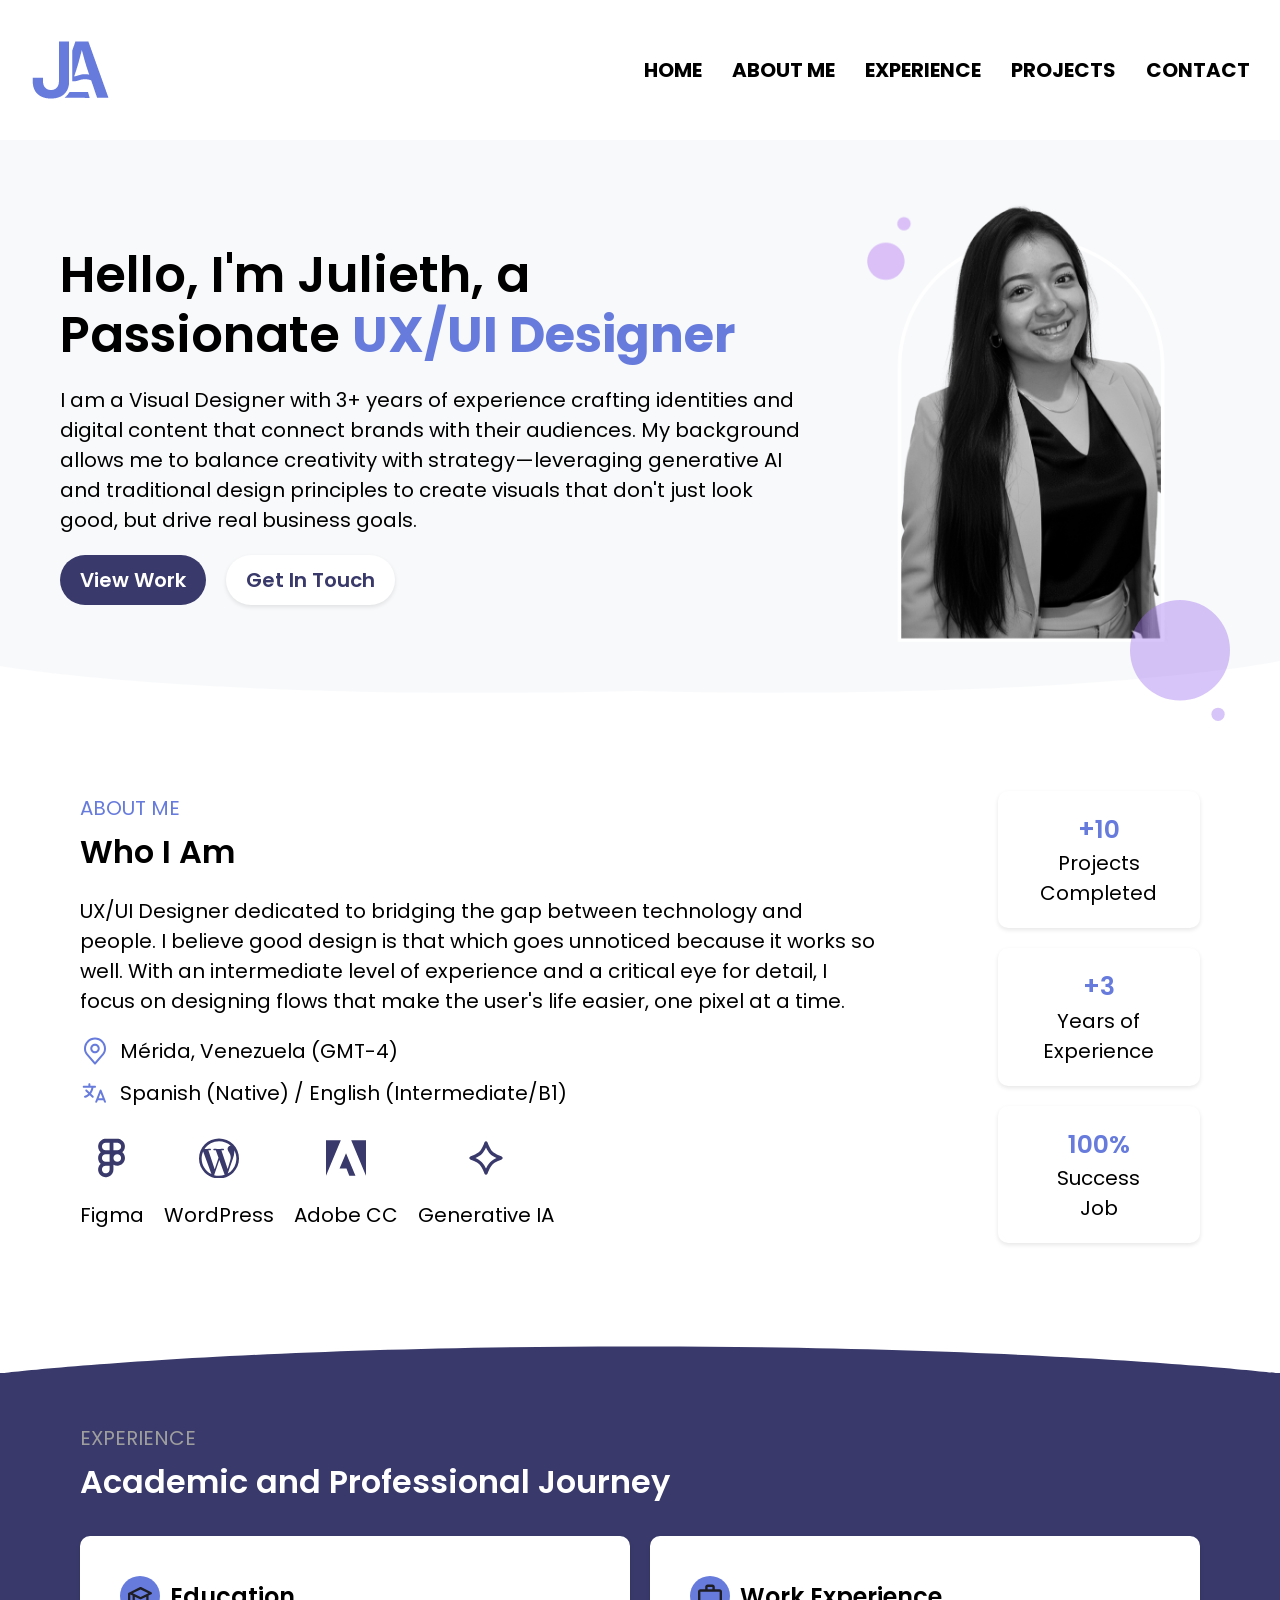
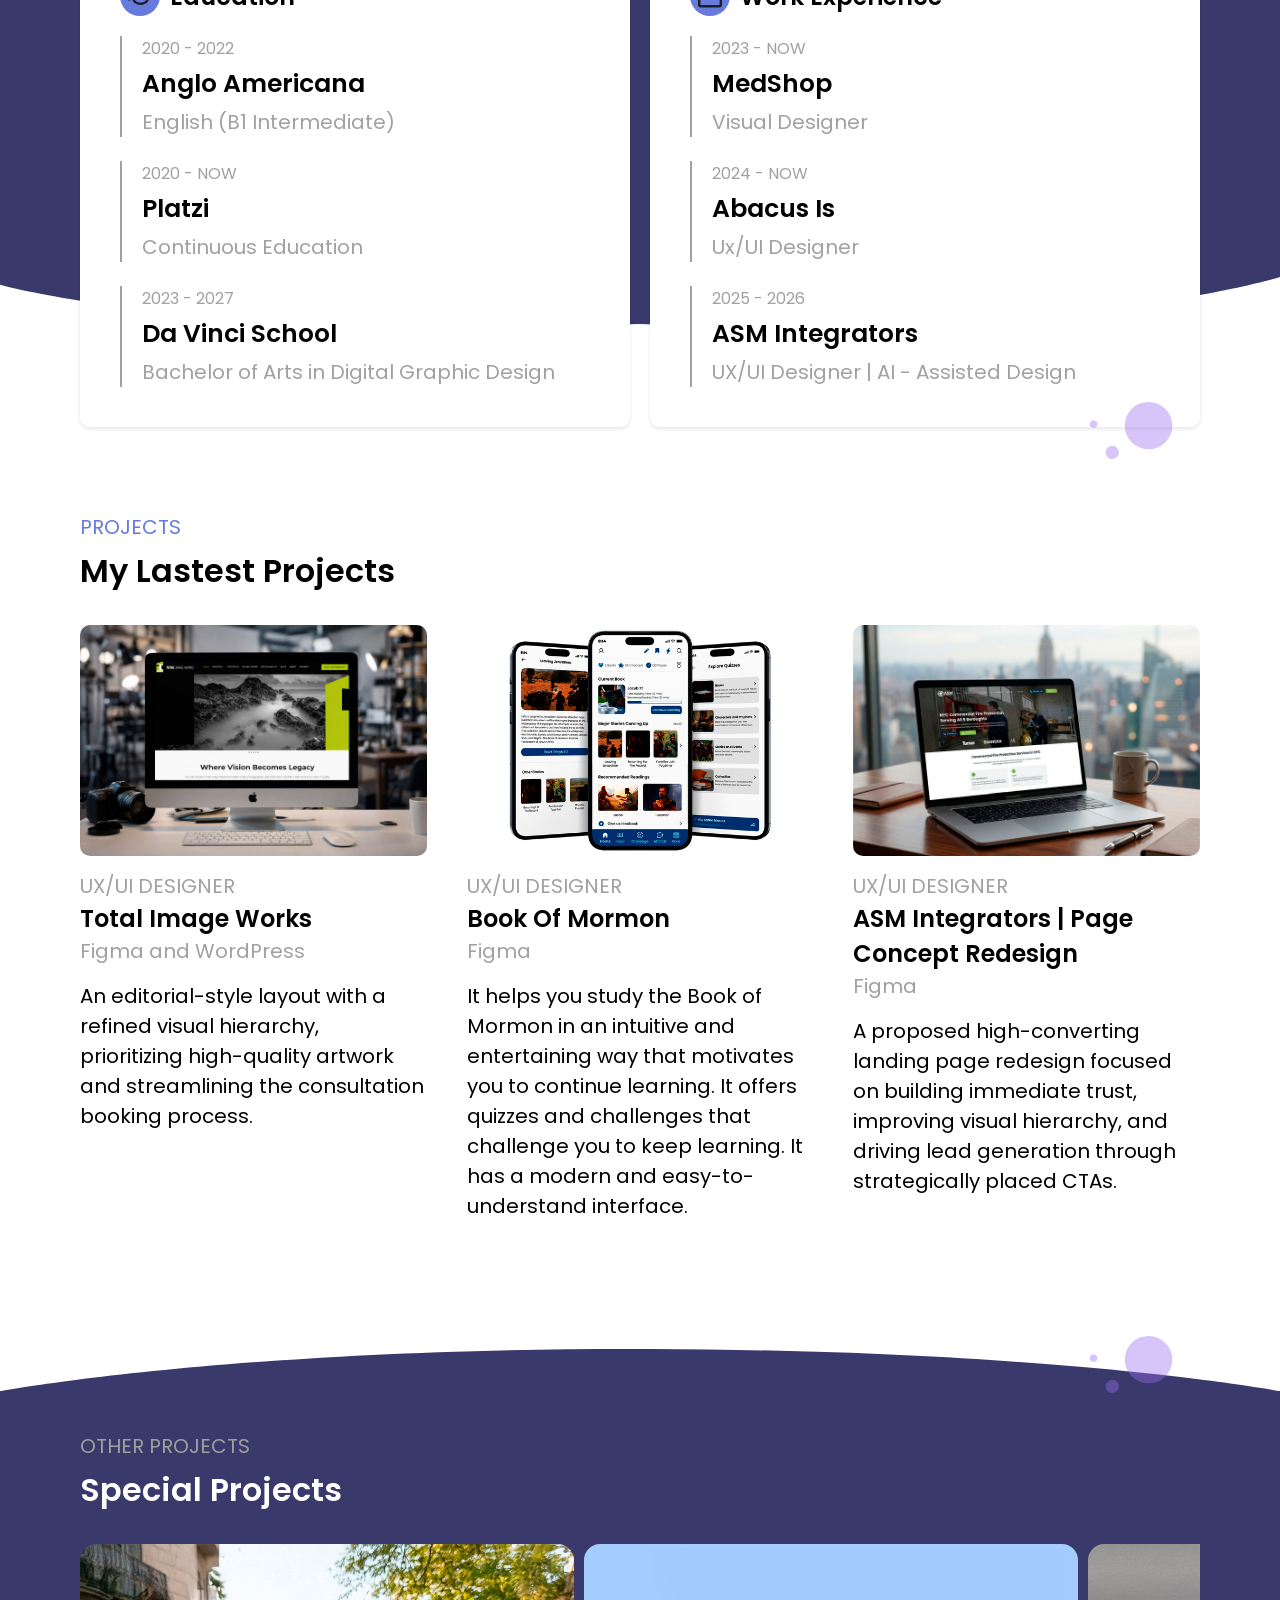
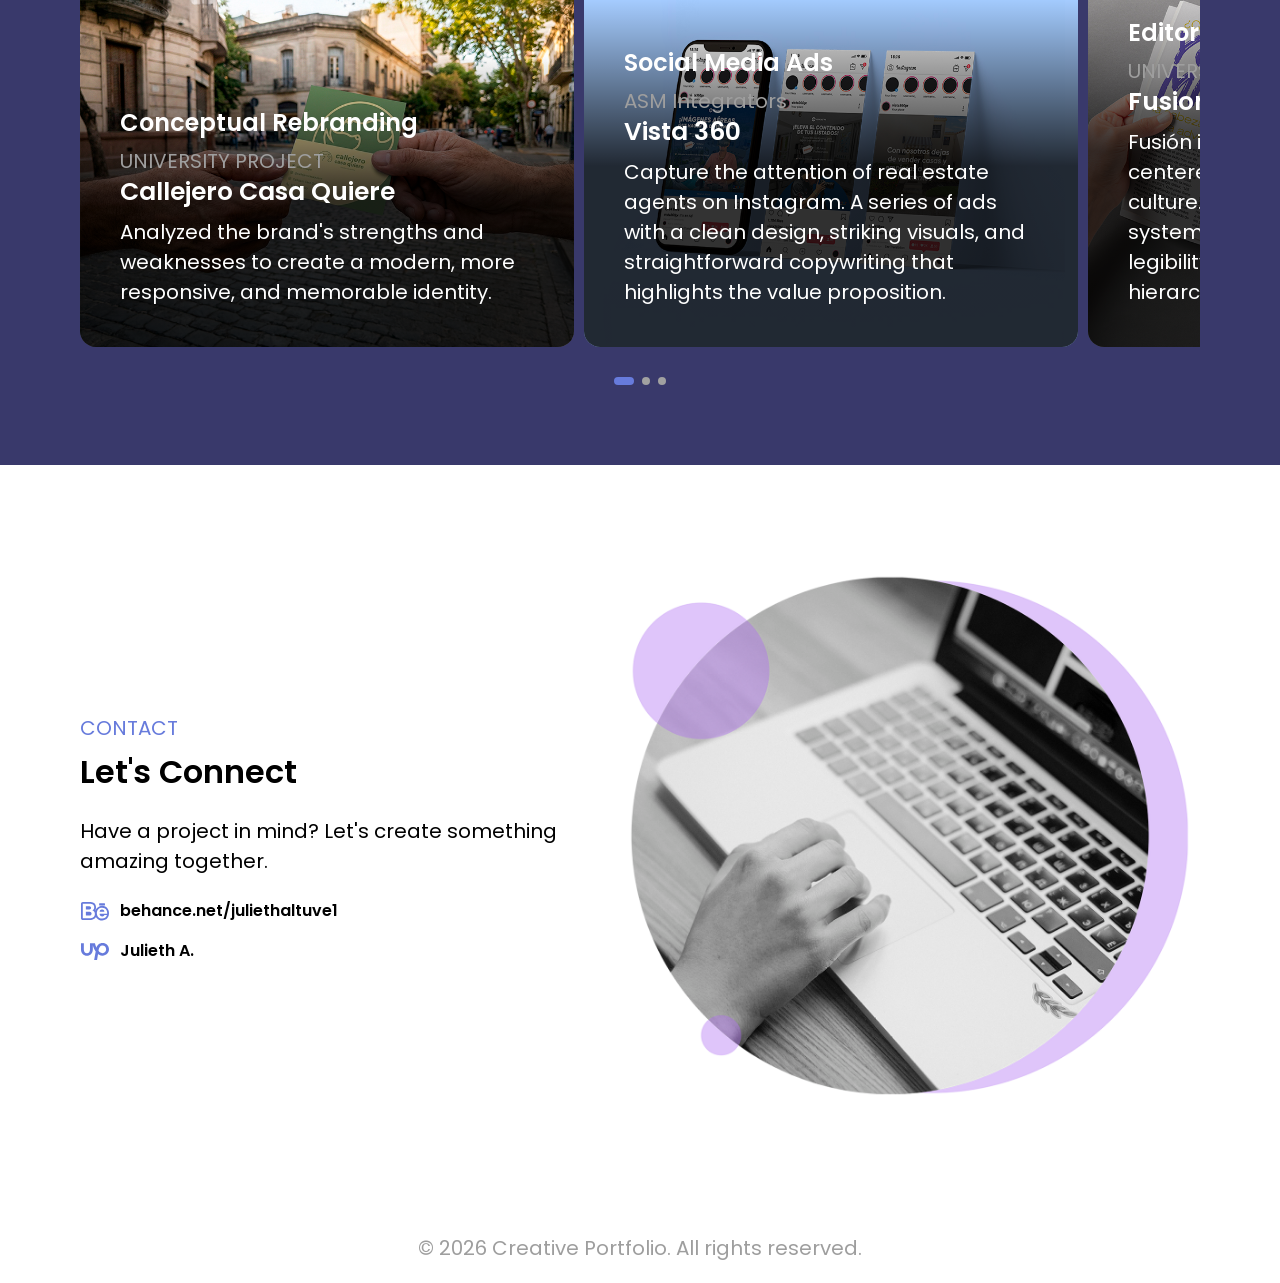
<file: index.html>
<!DOCTYPE html>
<html lang="en">
<head>
    <meta charset="UTF-8">
    <meta name="viewport" content="width=device-width, initial-scale=1.0">
    <title>Julieth Altuve | Portfolio</title>
    <link rel="icon" href="visuales/logo.png">
    <link rel="stylesheet" href="https://fonts.googleapis.com/css2?family=Poppins:wght@400;700&display=swap">
    <link rel="stylesheet" href="css/variables.css">
    <link rel="stylesheet" href="css/global.css">

</head>

<body>
    <header id="home">
    <h1 id="logo">Julieth Altuve</h1>
        

        <nav id="seemore" class="header_nav"> 
            
            <ul id="burger">
                <li>
                <a href="#seemore">See More</a>
                </li>
                <li>
                <a href="#">Close</a>
                </li>
        </ul>

            <ul id="barra">
                <li><a href="#home">Home</a></li>
                <li><a href="#aboutme">About Me</a></li>
                <li><a href="#experience">Experience</a></li>
                <li><a href="#projects">Projects</a></li>
                <li><a href="#contact">Contact</a></li>
            </ul>
        
        </nav> 
    </header>

     <main>
    <section class="hero">

     <figure>
        <picture>
            <source media="(max-width: 554px )" srcset="visuales/photoportfolio_c.png">
            <source media="(max-width: 768px )" srcset="visuales/photoportfolio_t.png">
            <img src="visuales/photoportfolio_p.png" alt="photoportfolio">
        </picture>
     </figure>

     <div class="hero_content">
     <h1 class="hero_title">Hello, I'm Julieth, a Passionate <strong>UX/UI Designer</strong></h1>
     <p>I am a Visual Designer with 3+ years of experience crafting identities and digital content that connect brands with their audiences.
My background allows me to balance creativity with strategy—leveraging generative AI and traditional design principles to create visuals that don't just look good, but drive real business goals.</p>

   <div class="button_cta">

    <div>
    <a href="#projects" class="button_primary">View Work</a>
    </div>

    <div>
    <a href="#contact" class="button_secondary">Get In Touch</a>
    </div>
    
   </div>

   <img src="visuales/circles.svg" alt="circles decoration" class="circles">

</div>


</section>

</main>




<section class="section" id="aboutme">

 <svg class="aboutme_bg" viewBox="0 0 1280 711" preserveAspectRatio="none" xmlns="http://www.w3.org/2000/svg">
        <path d="M0 5C0 5 191.754 40 639.18 30C1086.61 40 1280 0 1280 0L1280 711C1280 711 1066.94 685 650.653 684C234.366 683 -0.000120507 711 -0.000120507 711L0 5Z" fill="white"/>
    </svg>

    <div class="section_content">
        <p class="label_title">ABOUT ME</p> <h2 class="who_i_am">Who I Am</h2> <p>UX/UI Designer dedicated to bridging the gap between technology and people. I believe good design is that which goes unnoticed because it works so well. With an intermediate level of experience and a critical eye for detail, I focus on designing flows that make the user's life easier, one pixel at a time.</p>

        <ul class="info-list">
            <li class="info-item">
                <img src="visuales/location.svg" alt="location icon" class="icon">
                <p>Mérida, Venezuela (GMT-4)</p>
            </li>
            <li class="info-item">
                <img src="visuales/language.svg" alt="language icon" class="icon">
                <p>Spanish (Native) / English (Intermediate/B1)</p>
            </li>
        </ul>


        <ul class="skills">
         <li class="icon_skill">
            <div>
            <img src="visuales/figma.svg" alt="figma icon" class="icon-figma">
            </div>
            <p>Figma</p>
        </li>
        <li class="icon_skill">
            <div>
            <img src="visuales/wordpress.svg" alt="wordpress icon" class="icon-wordpress">
            </div>
            <p>WordPress</p>
        </li>
            <li class="icon_skill">
            <div>
            <img src="visuales/adobe.svg" alt="adobe icon" class="icon-adobe">
            </div>
            <p>Adobe CC</p>
        </li>
        <li class="icon_skill">
            <div>
            <img src="visuales/gemini.svg" alt="gemini icon" class="icon-gemini">
            </div>
            <p>Generative IA</p>
        </li>
      </ul>
    </div>



    <ul class="cards">
        <li class="cards_style">
            <p class="cards_title">+10</p>
            <p>Projects Completed</p>
        </li>
        <li class="cards_style">
            <p class="cards_title">+3</p>
            <p>Years of Experience</p>
        </li>
        <li class="cards_style">
            <p class="cards_title">100%</p>
            <p>Success Job</p>
        </li>
    </ul>
</section>




<section class="section" id="experience">


    <div class="section_content">
        <p class="label_title">EXPERIENCE</p> <h2>Academic 
         and Professional Journey</h2> 
    </div>



    <div class="cards" id="cards_experience_education">

        <article class="cards_style" id="cards_education">

            <div class="info-item">
            <img src="visuales/education.svg" alt="education icon">
                <h3>Education</h3>
            </div>

                <ul class="timeline-list">
                  <li class="timeline-item">
                    <time datetime="2020">2020 - 2022</time>
                    <h4>Anglo Americana</h4>
                    <p>English (B1 Intermediate)</p>
                  </li>
                    
                  <li class="timeline-item">
                    <time datetime="2020">2020 - NOW</time>
                    <h4>Platzi</h4>
                    <p>Continuous Education</p>
                  </li>
                  
                  <li class="timeline-item">
                    <time datetime="2023">2023 - 2027</time>
                    <h4>Da Vinci School</h4>
                    <p>Bachelor of Arts in Digital Graphic Design</p>
                  </li>
                  
                </ul>
        </article>



        <article class="cards_style" id="cards_experience">

            <div class="info-item">
            <img src="visuales/experience.svg" alt="experience icon">
                <h3>Work Experience</h3>
            </div>

                <ul class="timeline-list">
                  <li class="timeline-item">
                    <time datetime="2023">2023 - NOW</time>
                    <h4>MedShop</h4>
                    <p>Visual Designer</p>
                  </li>
                  
                  <li class="timeline-item">
                    <time datetime="2024">2024 - NOW</time>
                    <h4>Abacus Is</h4>
                    <p>Ux/UI Designer</p>
                  </li>

                  <li class="timeline-item">
                    <time datetime="2025">2025 - 2026</time>
                    <h4>ASM Integrators</h4>
                    <p>UX/UI Designer | AI - Assisted Design</p>
                  </li>
                </ul>
        </article>

        <img src="visuales/circles2.svg" alt="circles decoration" class="circles" id="circles2">

    </div>
</section>





<section class="section" id="projects">

    <svg class="projects_bg" viewBox="0 0 1280 711" preserveAspectRatio="none" xmlns="http://www.w3.org/2000/svg">
    <path d="M0 5C0 5 191.754 40 639.18 30C1086.61 40 1280 0 1280 0L1280 711C1280 711 1066.94 685 650.653 684C234.366 683 -0.000120507 711 -0.000120507 711L0 5Z" fill="white"/>
</svg>


    <div class="section_content">
        <p class="label_title">PROJECTS</p> <h2>My Lastest Projects</h2> 
    </div>



    <div class="cards" id="cards_projects">

        <article class="project_card">

        <figure>
        <picture>
            <source media="(max-width: 554px )" srcset="visuales/trabajo_tiw_c.jpg">
            <source media="(max-width: 768px )" srcset="visuales/trabajo_tiw_t.jpg">
            <img src="visuales/trabajo_tiw_p.jpg" alt="Total Image Works Project">
        </picture>
        </figure>


            <div class="items">
            <p>UX/UI DESIGNER</p>
            <h3>Total Image Works</h3>
            <p>Figma and WordPress</p>
            </div>


            <p>An editorial-style layout with a refined visual hierarchy, prioritizing high-quality artwork and streamlining the consultation booking process.</p>

        </article>



        <article class="project_card">

        <figure>
        <picture>
            <source media="(max-width: 554px )" srcset="visuales/trabajo_bom_c.jpg">
            <source media="(max-width: 768px )" srcset="visuales/trabajo_bom_t.jpg">
            <img src="visuales/trabajo_bom_p.jpg" alt="Book Of Mormon Project">
        </picture>
        </figure>


            <div class="items">
            <p>UX/UI DESIGNER</p>
            <h3>Book Of Mormon</h3>
            <p>Figma</p>
            </div>


            <p>It helps you study the Book of Mormon in an intuitive and entertaining
way that motivates you to continue learning. It offers quizzes and challenges that challenge you to keep learning. It has a modern and easy-to-understand interface.</p>

        </article>


        <article class="project_card">

        <figure>
        <picture>
            <source media="(max-width: 554px )" srcset="visuales/trabajo_asm_c.jpg">
            <source media="(max-width: 768px )" srcset="visuales/trabajo_asm_t.jpg">
            <img src="visuales/trabajo_asm_p.jpg" alt="ASM Integrators Project">
        </picture>
        </figure>


            <div class="items">
            <p>UX/UI DESIGNER</p>
            <h3>ASM Integrators | Page Concept Redesign</h3>
            <p>Figma</p>
            </div>


            <p>A proposed high-converting landing page redesign focused on building immediate trust, improving visual hierarchy, and driving lead generation through strategically placed CTAs.</p>

        </article>

        <img src="visuales/circles2.svg" alt="circles decoration" class="circles" id="circles3">

    </div>
</section>






<section class="section" id="otherprojects">


    <div class="section_content">
        <p class="label_title">OTHER PROJECTS</p> <h2>Special Projects</h2> 
    </div>



      <div class="carousel" role="region" aria-label="Special Projects carousel">

        
        <ul class="carousel_track">

            <li class="carousel_slide" id="otherslide1">
                <article class="carousel_card">
                    <figure>
                        <picture>
                            <source media="(max-width: 554px)" srcset="visuales/project1_c.jpg">
                            <source media="(min-width: 555px)" srcset="visuales/project1_t.jpg">
                            <img src="visuales/project1_t.jpg" alt="Callejero Casa Quiere project">
                        </picture>
                    </figure>


                    <div class="carousel_card_content">
                        <h3>Conceptual Rebranding</h3>
                        <div class="items2">
                            <p class="label_title">UNIVERSITY PROJECT</p>
                            <h4>Callejero Casa Quiere</h4>
                            </div>

                            <input type="checkbox" id="more1" class="card_toggle">
                            <p class="card_description">Analyzed the brand's strengths and weaknesses to create a modern, more responsive, and memorable identity.</p>
                           <label for="more1" class="card_seemore">See More</label>
                           <label for="more1" class="card_seeless">See Less</label>
                
                    </div>
                
                </article>
            </li>

            <li class="carousel_slide" id="otherslide2">
               <article class="carousel_card">
                    <figure>
                        <picture>
                            <source media="(max-width: 554px)" srcset="visuales/project2_c.jpg">
                            <source media="(min-width: 555px)" srcset="visuales/project2_t.jpg">
                            <img src="visuales/project2_t.jpg" alt="Social Media project">
                        </picture>
                    </figure>


                    <div class="carousel_card_content">
                        <h3>Social Media Ads</h3>
                        <div class="items2">
                            <p class="label_title">ASM Integrators</p>
                            <h4>Vista 360</h4>
                            </div>

                            <input type="checkbox" id="more2" class="card_toggle">
                            <p class="card_description"> Capture the attention of real estate agents on Instagram. A series of ads with a clean design, striking visuals, and straightforward copywriting that highlights the value proposition.</p>
                           <label for="more2" class="card_seemore">See More</label>
                           <label for="more2" class="card_seeless">See Less</label>
                
                    </div>
                 </article>
            </li>

            <li class="carousel_slide" id="otherslide3">
                 <article class="carousel_card">
                    <figure>
                        <picture>
                            <source media="(max-width: 554px)" srcset="visuales/project3_c.jpg">
                            <source media="(min-width: 555px)" srcset="visuales/project3_t.jpg">
                            <img src="visuales/project3_t.jpg" alt="Social Media project">
                        </picture>
                    </figure>


                    <div class="carousel_card_content">
                        <h3>Editorial Design</h3>
                        <div class="items2">
                            <p class="label_title">UNIVERSITY PROJECT</p>
                            <h4>Fusion Magazine</h4>
                            </div>

                            <input type="checkbox" id="more3" class="card_toggle">
                            <p class="card_description"> Fusión is an editorial publication centered on contemporary urban music culture. A dynamic and disruptive design system, while maintaining impeccable legibility and a clear information hierarchy.</p>
                           <label for="more3" class="card_seemore">See More</label>
                           <label for="more3" class="card_seeless">See Less</label>
                
                    </div>
                 </article>
            </li>

        </ul>

    <ol class="carousel_dots">
    <li><a href="#otherslide1" class="dot active"></a></li>
    <li><a href="#otherslide2" class="dot"></a></li>
    <li><a href="#otherslide3" class="dot"></a></li>
    </ol>


</div>
</section>


<section class="section" id="contact">


    <div class="section_content">
        <p class="label_title">CONTACT</p> <h2>Let's Connect</h2> 
        <p>Have a project in mind? Let's create something amazing together.</p>
    
    <ul class="contact_list">
            <li class="info-item">
                <img src="visuales/behance_icon.svg" alt="behance icon" class="icon">
                <a href="https://behance.net/juliethaltuve1" target="_blank">behance.net/juliethaltuve1</a>
            </li>
            <li class="info-item">
                <img src="visuales/upwork_icon.svg" alt="upwork icon" class="icon">
                <a href="#" target="_blank">Julieth A.</a>
            </li>
        </ul>
    </div>

    <figure>
        <picture>
            <source media="(max-width: 554px )" srcset="visuales/contact_photo_c.png">
            <source media="(max-width: 768px )" srcset="visuales/contact_photo_t.png">
            <img src="visuales/contact_photo_p.png" alt="contact photo">
        </picture>
     </figure>

</section>



<footer>
    <p>© 2026 Creative Portfolio. All rights reserved.</p>
</footer>


<script>
    document.querySelectorAll('.carousel_dots a').forEach(dot => {
        dot.addEventListener('click', function(e) {
            e.preventDefault();
            const target = document.querySelector(this.getAttribute('href'));
            const track = target.closest('.carousel_track');
            track.scrollTo({
                left: target.offsetLeft - track.offsetLeft,
                behavior: 'smooth'
            });

            // actualiza el dot activo
            document.querySelectorAll('.carousel_dots .dot').forEach(d => d.classList.remove('active'));
            this.classList.add('active');
        });
    });
</script>


</body>
</html>
</file>
<file: css/variables.css>
:root {
  --texto: #1F1E24;
  --texto-2: #FFFFFF;
  --acentua: #9B6BEE;
  --acentua-2: #677BDC;
  --acentua-3: #F8F9FB;
  --acentua-4: #39396B;
  --acentua-5: #d9d9d9;
  --acentua-5: #F8F9FB;


  --spacing-4: 4px;
  --spacing-8: 8px;
  --spacing-12: 12px;
  --spacing-16: 16px;
  --spacing-20: 20px;
  --spacing-30: 30px;
  --spacing-40: 40px;

--outline-width: 2px;



}
</file>
<file: css/global.css>
* {
    box-sizing: border-box;
    margin: 0;
    padding: 0;
}

button {
  cursor: pointer;
  border: none;
}



a {
  text-decoration: none;
  color: inherit;
  font-weight: 600;
}

ul,
ol {
  list-style: none;
}

body {
    font-family: 'Poppins', sans-serif;
}


header {
    display: flex;
    padding: 40px; 
    flex-direction: column;
    text-align: center;
    position: relative;
    justify-content: center;
    align-items: center;
    height: 100px;
    z-index: 1;
}

#logo {
    background: url(../visuales/logo.png) no-repeat center;
    text-indent: -1500px;
    overflow: hidden;
    width: 81px;
    height: 80px;
    position: absolute;
    left: calc(70vw - 100px);
    z-index: 1;
}


#seemore {
    position: absolute;
    left: 0;
    top: 0;
    width: 100%;
    background-color: transparent;
}


nav ul {
    display: flex;
    flex-direction: column;
}



nav ul li a {
    display: block;
    text-transform: uppercase;
    font-weight: bold;
    padding: 30px;
    width: 100%;
}


#aboutme {
    position: relative;
    overflow: visible;
}

.aboutme_bg {
    position: absolute;
    top: -90px;
    left: 0;
    width: 100%;
    height: calc(100% + 138px);
    z-index: 1;
}

#aboutme > *:not(.aboutme_bg) {
    position: relative;
    z-index: 1;
}


#projects {
    position: relative;
    z-index: 1;
}

.projects_bg {
    position: absolute;
    bottom: -90px;
    left: 0;
    width: 100%;
    height: calc(100% + 320px);
    z-index: 0;
}

#projects > *:not(.projects_bg) {
    position: relative;
    z-index: 1;
}


.contact_list {
    display: flex;
    flex-direction: column;
    gap: 10px;
}




/*-------------------------MENU------------------*/
 @media screen and (max-width: 767px) {

#burger li {
    background: url(../visuales/menu.png) no-repeat center;
    width: 44px;
    height: 44px;
  }

#burger li a{
    text-indent: -1000px;
    overflow: hidden;
    display: block;
  }


#burger li:last-child {
    display: none;
 }


 #barra {
    width: 0;
    overflow: hidden;
    background: #ffffff;
    transition: all 0.4s ease-in-out;
 }
 
#seemore:target #barra {
    display: flex;
    width: 100%;
    background: #ffffff;
}

#seemore:target #burger li:first-child {
    display: none;
}

#seemore:target #burger li:last-child {
    display: block;
    background: url(../visuales/salir.png) no-repeat center;
}
}
/*-------------------------MENU------------------*/



#barra {
    font-size: clamp(16px, 2vw, 20px);
}   

#burger {
    padding: 30px;
}

img {
    max-width: 100%;
}


.hero {
    display: flex;
    justify-content: center;
    gap: var(--spacing-40);
    width: 100%;
    padding: 35px;
    background-color: var(--acentua-5);
    flex-direction: column-reverse;
    text-align: center;
    align-items: center;
    position: relative;
}

.circles {
    position: absolute;
    bottom: -40px;
    right: 50px;
    width: 100px;
    z-index: 2;
}

#circles2 {
    position: absolute;
    bottom: -50px;
    right: 20px;
    width: 100px;
    z-index: 2;
}

#circles3 {
    position: absolute;
    bottom: -120px;
    right: 20px;
    width: 100px;
    z-index: 2;
}


.hero_content {
    display: flex;
    flex-direction: column;
    justify-content: center;
    gap: 20px;
    max-width: 100%;
    padding-bottom: 0px;
}


.hero_title {
    font-size: clamp(28px, 5vw, 50px);
    font-weight: 600;
    line-height: 120%;
}

.hero_title strong {
    color: var(--acentua-2);
}

section p {
    font-size: clamp(1rem, 2vw, 20px);
    line-height: 1.5;
}


.button_cta {
    cursor: pointer;
    font-size: 16px;
    font-weight: 500;
    display: flex;
    flex-direction: column;
    gap: 20px;
    width: 100%;
}


.button_primary,
.button_secondary {
    display: block;
    width: 100%;
    font-size: clamp(1rem, 2vw, 20px);
    cursor: pointer;
    padding: 10px 20px;
    border-radius: 100px;
    display: flex;
    flex-direction: column;
    gap: 20px;
}

.button_primary {
    color: #ffffff;
    background-color: var(--acentua-4);  
}

.button_secondary {
    color: var(--acentua-4);
    background-color: #ffffff;
    box-shadow: 0 2px 4px rgba(20, 20, 20, 0.1);
}

.label_title {
    font-size: clamp(1rem, 2vw, 20px);
    font-weight: 400;
    padding: 0;
    margin-bottom: -15px;
    color: var(--acentua-2);
}


h2 {
    font-size: clamp(26px, 2.5vw, 34px);
    font-weight: 600;
}

h3 {
    font-size: clamp(20px, 2.2vw, 24px);
    font-weight: 600;
}

h4 {
    font-size: clamp(18px, 2vw, 25px);
    font-weight: 600;
}

.section {
    display: flex;
    flex-direction: column;
    justify-content: center;
    gap: var(--spacing-30);
    width: 100%;
    padding: 35px;
}


.section_content {
    display: flex;
    flex-direction: column;
    gap: var(--spacing-20);
    width: 100%;
}

.cards {
    display: flex;
    flex-direction: column;
    gap: 20px;
    align-items: center;
    height: 100%;
}

.cards_style {
    padding: var(--spacing-20) var(--spacing-40);
    border-radius: 10px;
    background-color: #ffffff;
    box-shadow: 0 2px 4px rgba(20, 20, 20, 0.1);
    text-align: center;
    width: 100%;
    display: flex;
    flex-direction: column;
}

.cards_style#cards_education {
    padding: var(--spacing-30) var(--spacing-30);
    text-align: left;
    gap: 20px;
}

.cards_style#cards_experience {
    padding: var(--spacing-30) var(--spacing-30);
    text-align: left;
    gap: 20px;
}


#cards_projects {
    gap: 40px;
}

.timeline-list {
    display: flex;
    flex-direction: column;
    gap: 24px;
}

.timeline-item {
    border-left: 2px solid #a1a1a1;
    padding-left: 20px;
}

.timeline-item p, 
.timeline-item time,
.items p {
    color: #a1a1a1;
}

.timeline-item h4 {
    margin: 4px 0;
}




ul.skills {
    display: flex;
    flex-wrap: wrap;
    flex-direction: row;
    gap: 20px;
    margin: 10px 0;
    justify-content: space-around;
    width: 100%;
}

.icon_skill {
    display: flex;
    flex-direction: column;
    align-items: center;   
    gap: 15px;
    
    text-align: center;  
}

.skills {
    display: flex;
    flex-wrap: wrap;
    justify-content: center;
}


.cards_title {
    font-size: clamp(18px, 2vw, 25px);
    font-weight: 600;
    color: var(--acentua-2);
    text-align: center;
    flex-direction: row;
    align-items: center; 
    width: 100%;
}



.info-list {
  list-style: none;
  padding: 0;
  display: flex;
  flex-direction: column;
  gap: 12px;             
}


.items2 {
  display: flex;
  gap: 12px;   
  flex-direction: column;         
}

.items2 p {
color: #ffffff;         
}

.info-item {
  display: flex;
  align-items: center;   
  gap: 10px;           
}


.project_card figure picture img {
    border-radius: 10px;
    overflow: hidden;
    display: block;
}

.project_card {
    display: flex;
    flex-direction: column;
    gap: 15px;
}

.icon {
  color: #677BDC;     
  display: flex;
  align-items: center;
}


.social_media {
    display: flex;
    gap: var(--spacing-20);
    margin-top: var(--spacing-12);
}

.social {
    width: 60px;
    height: 60px;
    background-color: var(--acentua-4);
    border-radius: 8px;
    padding: 5px;
}


#experience {
    background-color: #39396B;
    position: relative;
    padding-top: 60px;
}


#experience .cards {
    position: relative;
    z-index: 2;
}

#experience .label_title, #otherprojects .label_title {
    color: #9E9E9E;
}

#experience h2, #otherprojects h2 {
    color: #ffffff;
}


#otherprojects {
    background-color: #39396B;
    padding-top: 80px;
}


.carousel {
    display: flex;
    flex-direction: column;
    gap: 10px;
    width: 100%;
    height: 100%;
}

.carousel_track {
    display: flex;
    overflow-x: auto;
    scroll-snap-type: x mandatory;
    gap: 10px;
    padding-bottom: 10px;
    scrollbar-width: none; /* oculta scrollbar en Firefox */
     -webkit-overflow-scrolling: touch; /* scroll suave en iOS */
}

.carousel_slide {
    scroll-snap-align: center;
    flex: 0 0 90%; 
    min-width: 0;
}

.carousel_card {
    border-radius: 16px;
    overflow: hidden;
    position: relative;
}

.carousel_card figure {
    width: 100%;
    height: 100%;
    margin: 0;
}

.carousel_card figure picture,
.carousel_card figure picture img {
    display: block;
    width: 100%;
    height: 100%;
    object-fit: cover;
}

.carousel_card_content {
    position: absolute;
    bottom: 0;
    left: 0;
    width: 100%;
    padding: 60px 20px 20px 20px;
    background: linear-gradient(to top, rgba(0, 0, 0, 0.8) 50%, transparent 96%);
    color: #ffffff;
    display: flex;
    flex-direction: column;
    gap: 6px;
}



.card_toggle {
    display: none;
}


.card_description {
    display: none;
    color: #ffffff;
}


.card_toggle:checked ~ .card_description {
    display: block;
}

.card_toggle:checked ~ .card_seemore {
    display: none;
}

.card_seemore, .card_seeless {
    color: #ffffff;
    font-weight: 600;
    font-size: 0.9rem;
    cursor: pointer;
    display: inline-block;
    text-decoration: underline;
}


.card_seeless {
    display: none;
}

.card_toggle:checked ~ .card_seemore {
    display: none;
}

.card_toggle:checked ~ .card_seeless {
    display: inline-block;
}

.carousel_dots {
    display: flex;
    justify-content: center;
    gap: 8px;
    margin-top: 10px;
    list-style: none;
}

.carousel_dots li {
    display: flex;
    align-items: center;
}

.dot {
    display: block;
    width: 8px;
    height: 8px;
    border-radius: 50%;
    background-color: #a1a1a1;
    transition: all 0.3s ease;
}

.dot.active,
.dot:hover {
    background-color: var(--acentua-2);
    width: 20px;
    border-radius: 100px;
}

footer {
    color: #9E9E9E;
    text-align: center;
    padding: 20px;
    font-size: clamp(14px, 1.8vw, 20px);
}









/*-------------------------TABLET------------------*/



@media screen and (min-width: 768px) {
    #logo {
        position: static;
    }

    #burger {
        display: none;
    }

    nav ul {
    display: flex;
    flex-direction: row;
    justify-content: space-between;
    }

    nav ul li a {
    padding: 0px; 
    margin-top: 30px;
    }

    header {
        align-items: center;
        height: auto;
        padding: var(--spacing-30);
    }

    #barra {
        gap: 30px;
    }

    
    #seemore {
        position: static;
        width: auto;
    }

    .hero, .section{
        padding: 60px;
    }

    .circles {
    position: absolute;
    bottom: -10px;
    right: 50px;
    width: 100px;
    z-index: 2;
}

.card_description {
        display: block;
    }

    .card_seemore, .card_seeless {
        display: none;
    }

    .carousel_card_content {
    padding: 60px 40px 40px 40px;
}

#circles3 {
    position: absolute;
    bottom: -150px;
    right: 20px;
    width: 100px;
    z-index: 2;
}


    
}

/*-------------------------PC----------------*/

@media screen and (min-width: 1024px) {

    .section {
        padding: 80px;
    }


    header {
     flex-direction: row;
    justify-content: space-between;
    align-items: center;
}

    
    nav ul li {
        text-align: center;
        gap: var(--spacing-20);
    }

    #barra {
        padding-top: 0px;
    }


    nav ul li a:hover{
       color: #677BDC;
    }

    nav ul li a {
       margin-top: 0px;
    }

   .hero {
   flex-direction: row-reverse;
   text-align: left;
    }

   .section#aboutme{
   flex-direction: row;
   align-items: center;
   gap: 120px;
    }

    .button_cta {
    flex-direction: row;
}

.aboutme_bg {
    position: absolute;
    top: -50px;
    left: 0;
    width: 100%;
    height: calc(100% + 100px);
}

    ul.skills {
    justify-content: left;
    }

    #otherprojects {
    padding-top: 130px;
}

  #experience {
    padding-top: 100px;
}

  #projects {
    padding-top: 5px;
}

#circles3 {
    position: absolute;
    bottom: -190px;
    right: 20px;
    width: 100px;
    z-index: 2;
}


.cards#cards_experience_education{
flex-direction: row;
align-items: flex-start;
}

.cards_style#cards_education, .cards_style#cards_experience {
padding: 40px;
}

#cards_projects {
        flex-direction: row;
        align-items: stretch;
}

.project_card {
flex: 1;
min-width: 0;
}

.carousel_slide {
flex: 0 0 calc(45% - 10px);
}




#contact {
    flex-direction: row;
    align-items: center;
}

.button_primary:hover {
background-color: var(--acentua-2);
transition: background-color 0.3s ease;
}

.button_secondary:hover {
background-color: var(--acentua-5);
transition: background-color 0.3s ease;
}

}
</file>
